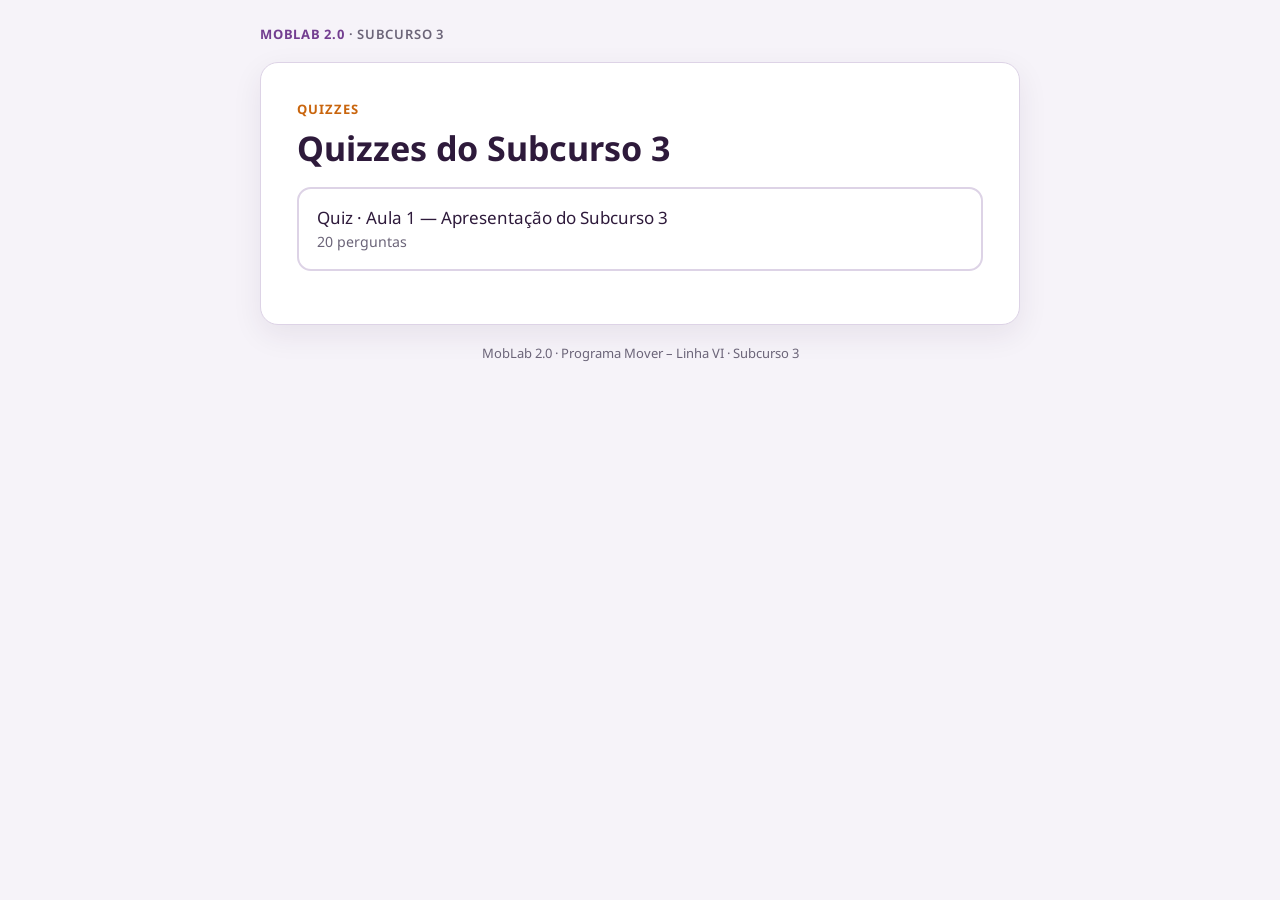
<file: index.html>
<!doctype html>
<html lang="pt-BR">
<head>
<meta charset="utf-8">
<meta name="viewport" content="width=device-width, initial-scale=1, viewport-fit=cover">
<title>Quizzes do Subcurso 3</title>
<link rel="stylesheet" href="https://fonts.googleapis.com/css2?family=Noto+Sans:wght@400;600;700&display=swap">
<link rel="stylesheet" href="quiz.css?v=772e2980">
</head>
<body>
<header class="topo"><div class="marca">MobLab 2.0 <span>· Subcurso 3</span></div></header>
<main class="cartao">
<p class="rotulo">Quizzes</p>
<h1>Quizzes do Subcurso 3</h1>
<ul class="indice">
<li><a href="dia01/">Quiz · Aula 1 — Apresentação do Subcurso 3<small>20 perguntas</small></a></li>
</ul>
</main>
<p class="rodape">MobLab 2.0 · Programa Mover – Linha VI · Subcurso 3</p>
</body>
</html>
</file>
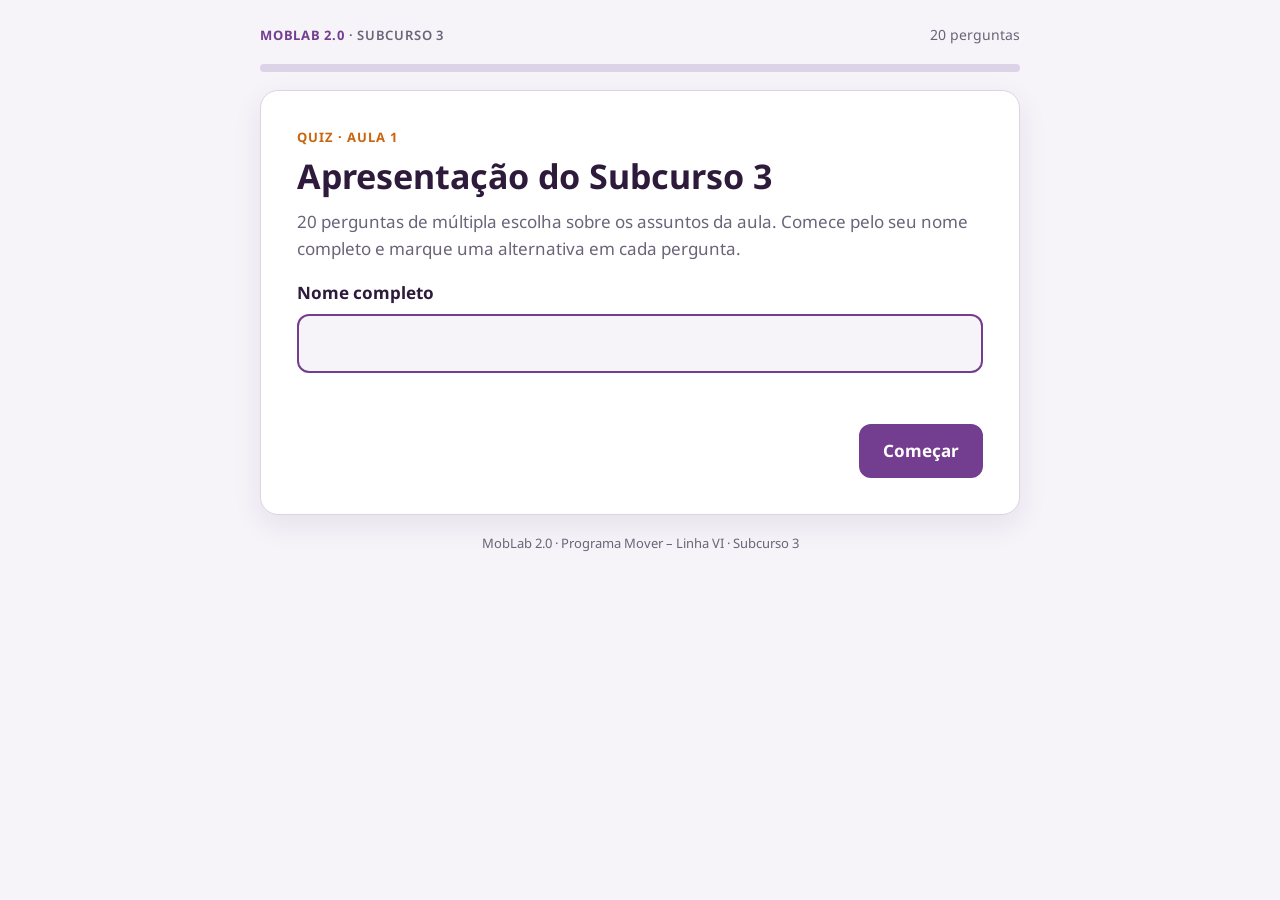
<file: dia01/index.html>
<!doctype html>
<html lang="pt-BR">
<head>
<meta charset="utf-8">
<meta name="viewport" content="width=device-width, initial-scale=1, viewport-fit=cover">
<title>Quiz · Aula 1 — Apresentação do Subcurso 3 · Quiz</title>
<link rel="preconnect" href="https://fonts.googleapis.com">
<link rel="stylesheet" href="https://fonts.googleapis.com/css2?family=Noto+Sans:wght@400;600;700&family=Noto+Sans+Mono&display=swap">
<link rel="stylesheet" href="../quiz.css?v=772e2980">
</head>
<body>
<header class="topo"><div class="marca">MobLab 2.0 <span>· Subcurso 3</span></div><div class="contador" id="contador"></div></header>
<div class="barra" aria-hidden="true"><i id="barra"></i></div>
<main class="cartao" id="app" aria-live="polite"><noscript>Este quiz precisa de JavaScript ativado.</noscript></main>
<p class="rodape">MobLab 2.0 · Programa Mover – Linha VI · Subcurso 3</p>
<script src="../config.js"></script>
<script src="perguntas.js?v=772e2980"></script>
<script src="../quiz.js?v=772e2980"></script>
</body>
</html>
</file>
<file: quiz.css>
/* Quiz MobLab 2.0 · Subcurso 3
   Layout: um cartão central por etapa (nome → perguntas → revisão → resultado), barra de progresso no topo. */
:root {
  --bg: #f6f3f9;
  --surface: #ffffff;
  --fg: #2e1a3b;
  --muted: #6b6478;
  --borda: #ddd3e6;
  --accent: #733e90;
  --accent-fg: #ffffff;
  --accent-soft: #efe5f5;
  --azul: #0068a8;
  --laranja: #c9650d;
  --ok: #1f7a4d;
  --ok-soft: #e1f3ea;
  --erro: #b3261e;
  --erro-soft: #fbe5e3;
  --sombra: 0 10px 30px rgba(46, 26, 59, 0.08);
  --fonte: 'Noto Sans', 'DejaVu Sans', Arial, sans-serif;
  --mono: 'Noto Sans Mono', 'DejaVu Sans Mono', monospace;
  color-scheme: light;
}
@media (prefers-color-scheme: dark) {
  :root {
    --bg: #17111d;
    --surface: #221a2b;
    --fg: #f1eaf6;
    --muted: #b3a8c0;
    --borda: #3b3046;
    --accent: #b884d6;
    --accent-fg: #1a1020;
    --accent-soft: #33243f;
    --azul: #6db6ec;
    --laranja: #f0a560;
    --ok: #6fd3a0;
    --ok-soft: #1c3529;
    --erro: #f29b93;
    --erro-soft: #3d1f1d;
    --sombra: 0 10px 30px rgba(0, 0, 0, 0.35);
    color-scheme: dark;
  }
}

* { box-sizing: border-box; }
html, body { margin: 0; }
body {
  background: var(--bg);
  color: var(--fg);
  font: 400 17px/1.55 var(--fonte);
  min-height: 100vh;
  padding-block: 24px 40px;
  padding-left: max(16px, env(safe-area-inset-left, 0px));
  padding-right: max(16px, env(safe-area-inset-right, 0px));
}
.topo {
  max-width: 760px;
  margin: 0 auto 18px;
  display: flex;
  align-items: center;
  justify-content: space-between;
  gap: 12px;
  flex-wrap: wrap;
}
.marca { font-weight: 700; letter-spacing: 0.06em; font-size: 13px; text-transform: uppercase; color: var(--accent); }
.marca span { color: var(--muted); font-weight: 600; }
.contador { font-size: 14px; color: var(--muted); font-variant-numeric: tabular-nums; }

.barra { max-width: 760px; margin: 0 auto 18px; height: 8px; border-radius: 99px; background: var(--borda); overflow: hidden; }
.barra > i { display: block; height: 100%; width: 0; background: linear-gradient(90deg, var(--accent), var(--azul)); border-radius: 99px; transition: width 0.3s ease; }

.cartao {
  max-width: 760px;
  margin: 0 auto;
  background: var(--surface);
  border: 1px solid var(--borda);
  border-radius: 18px;
  box-shadow: var(--sombra);
  padding: clamp(20px, 4vw, 36px);
}
.rotulo { font-size: 13px; font-weight: 700; letter-spacing: 0.08em; text-transform: uppercase; color: var(--laranja); margin: 0 0 8px; }
h1, h2 { margin: 0 0 12px; line-height: 1.25; text-wrap: balance; }
h1 { font-size: clamp(26px, 5vw, 34px); }
h2 { font-size: clamp(20px, 3.6vw, 24px); }
p { margin: 0 0 14px; }
.sub { color: var(--muted); }
code { font-family: var(--mono); font-size: 0.92em; background: var(--accent-soft); padding: 1px 6px; border-radius: 6px; }

label.campo { display: block; font-weight: 700; margin: 18px 0 8px; }
input[type="text"] {
  width: 100%;
  font: inherit;
  padding: 14px 16px;
  border-radius: 12px;
  border: 2px solid var(--borda);
  background: var(--bg);
  color: var(--fg);
}
input[type="text"]:focus { outline: none; border-color: var(--accent); }
.aviso { color: var(--erro); font-size: 15px; min-height: 1.4em; margin: 8px 0 0; }

.opcoes { display: grid; gap: 10px; margin: 20px 0 6px; }
.opcao {
  display: grid;
  grid-template-columns: 38px 1fr;
  align-items: center;
  gap: 14px;
  text-align: left;
  font: inherit;
  color: inherit;
  background: var(--surface);
  border: 2px solid var(--borda);
  border-radius: 14px;
  padding: 12px 14px;
  cursor: pointer;
  transition: border-color 0.15s ease, background 0.15s ease;
}
.opcao:hover { border-color: var(--accent); }
.opcao:focus-visible { outline: 3px solid var(--azul); outline-offset: 2px; }
.opcao .letra {
  width: 38px; height: 38px; border-radius: 50%;
  display: grid; place-items: center;
  font-weight: 700; background: var(--accent-soft); color: var(--accent);
}
.opcao span:last-child { min-width: 0; }
.opcao[aria-checked="true"] { border-color: var(--accent); background: var(--accent-soft); }
.opcao[aria-checked="true"] .letra { background: var(--accent); color: var(--accent-fg); }

.acoes { display: flex; gap: 12px; justify-content: space-between; flex-wrap: wrap; margin-top: 22px; }
.botao {
  font: inherit; font-weight: 700;
  padding: 12px 22px; border-radius: 12px; cursor: pointer;
  border: 2px solid var(--accent); background: var(--accent); color: var(--accent-fg);
}
.botao.secundario { background: transparent; color: var(--accent); }
.botao:disabled { opacity: 0.45; cursor: not-allowed; }
.botao:focus-visible { outline: 3px solid var(--azul); outline-offset: 2px; }
.dica { font-size: 14px; color: var(--muted); margin-top: 14px; }

.revisao { display: grid; grid-template-columns: repeat(auto-fill, minmax(140px, 1fr)); gap: 8px; margin: 18px 0; }
.revisao button {
  font: inherit; font-size: 15px; text-align: left; cursor: pointer;
  padding: 10px 12px; border-radius: 10px; border: 2px solid var(--borda);
  background: var(--surface); color: var(--fg); font-variant-numeric: tabular-nums;
}
.revisao button.vazia { border-color: var(--laranja); color: var(--laranja); }
.revisao b { color: var(--accent); }

.placar { display: flex; align-items: baseline; gap: 14px; flex-wrap: wrap; margin: 8px 0 18px; }
.placar strong { font-size: clamp(46px, 10vw, 64px); line-height: 1; color: var(--accent); font-variant-numeric: tabular-nums; }
.placar span { color: var(--muted); }
.lista { list-style: none; padding: 0; margin: 0; display: grid; gap: 8px; }
.lista li {
  display: grid; grid-template-columns: 30px 1fr; gap: 10px; align-items: start;
  padding: 10px 12px; border-radius: 12px; font-size: 15px;
}
.lista li.certa { background: var(--ok-soft); }
.lista li.errada { background: var(--erro-soft); }
.lista .sinal { font-weight: 700; text-align: center; }
.lista li.certa .sinal { color: var(--ok); }
.lista li.errada .sinal { color: var(--erro); }
.lista li > div { min-width: 0; }
.lista small { display: block; color: var(--muted); }

.carregando { display: flex; align-items: center; gap: 12px; }
.carregando::before {
  content: ""; width: 22px; height: 22px; border-radius: 50%;
  border: 3px solid var(--borda); border-top-color: var(--accent);
  animation: gira 0.8s linear infinite;
}
@keyframes gira { to { transform: rotate(360deg); } }
@media (prefers-reduced-motion: reduce) {
  .barra > i, .opcao { transition: none; }
  .carregando::before { animation: none; }
}

.rodape { max-width: 760px; margin: 18px auto 0; font-size: 13px; color: var(--muted); text-align: center; }
.indice { list-style: none; padding: 0; display: grid; gap: 10px; }
.indice a {
  display: block; padding: 16px 18px; border-radius: 14px; border: 2px solid var(--borda);
  color: var(--fg); text-decoration: none; background: var(--surface);
}
.indice a:hover { border-color: var(--accent); }
.indice small { display: block; color: var(--muted); }
</file>
